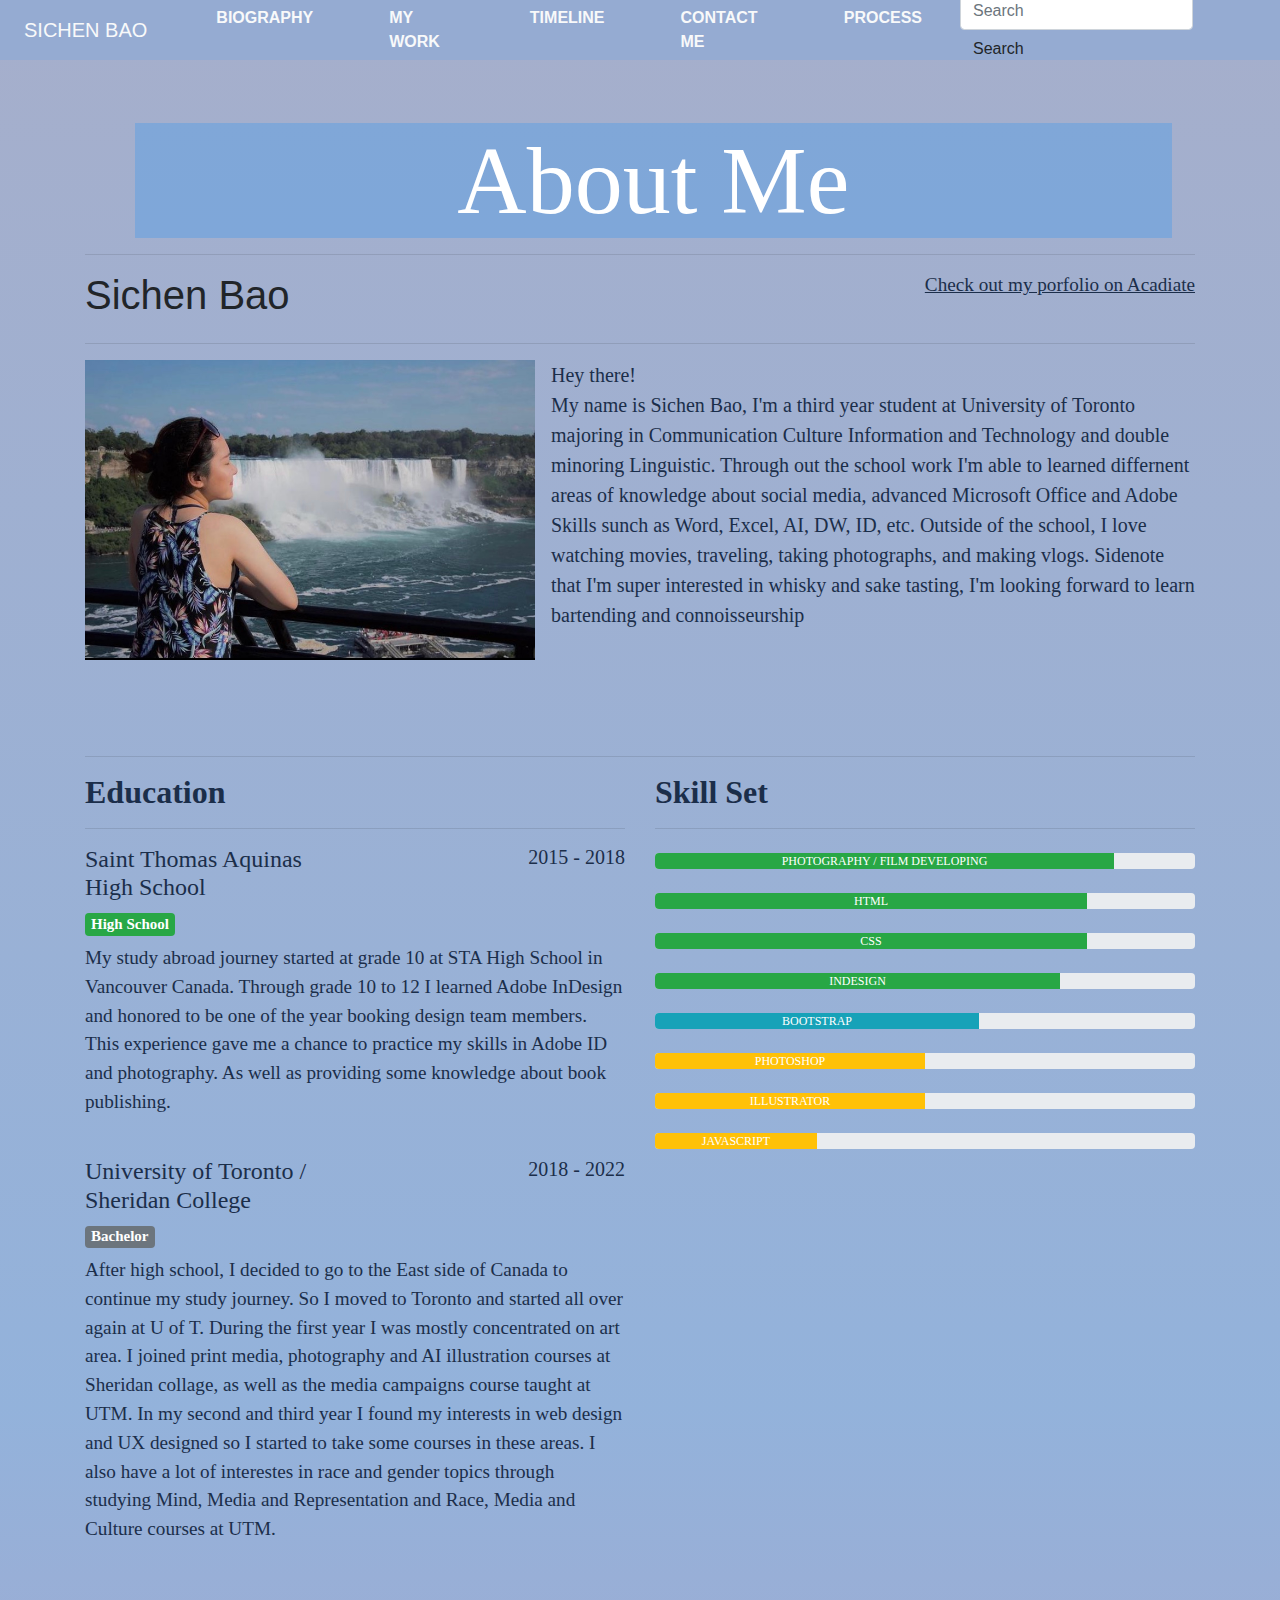
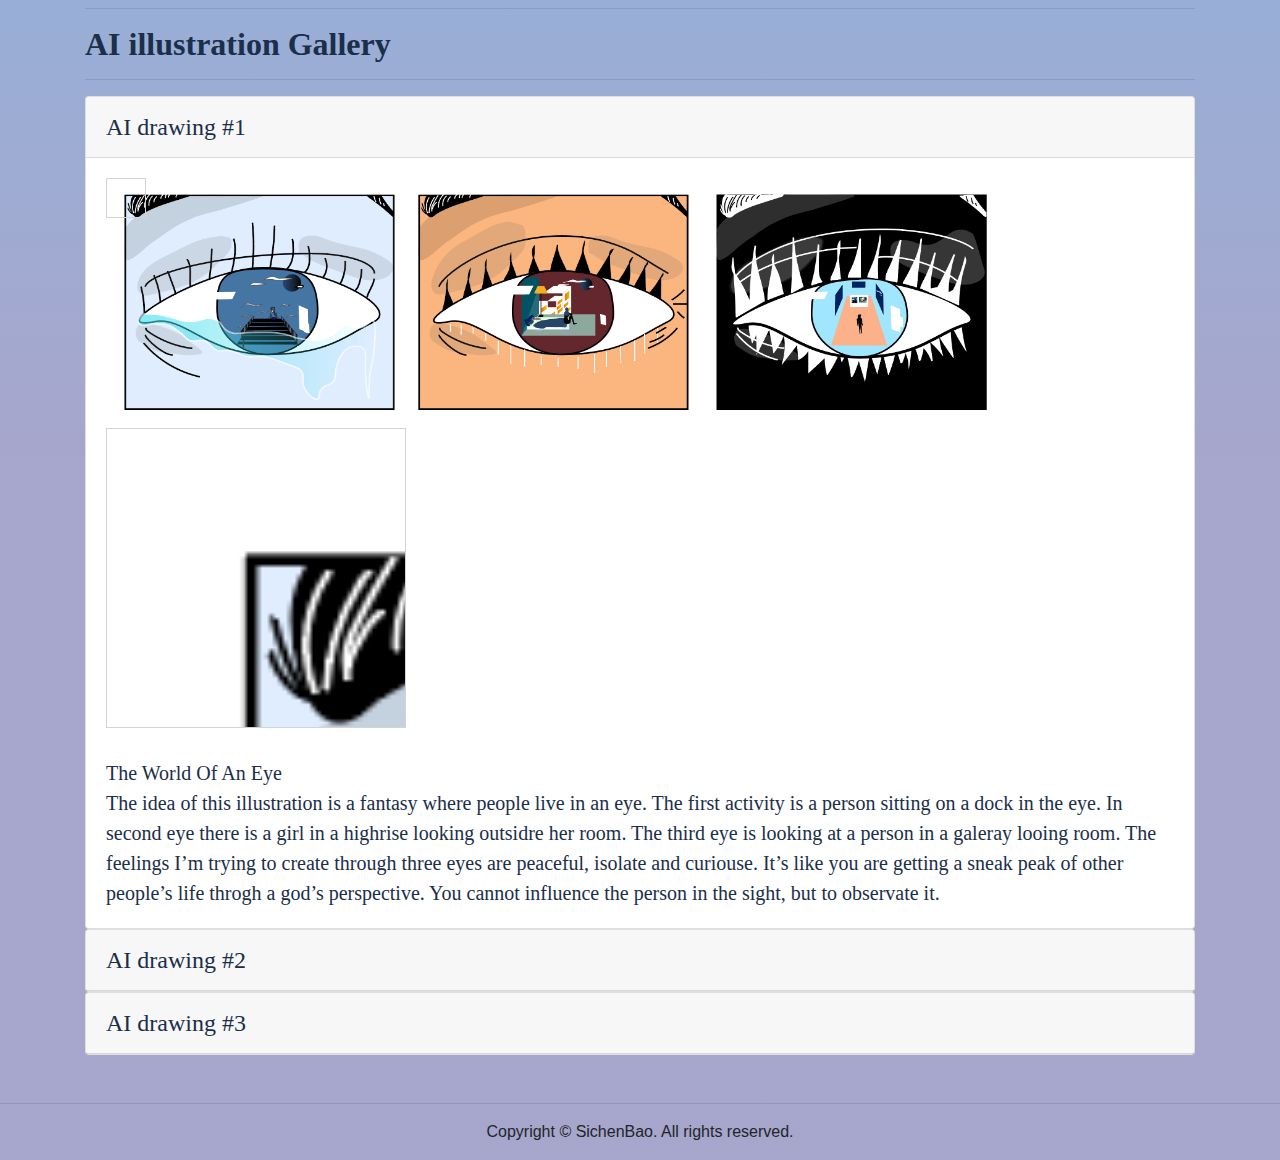
<file: bio.html>
<!DOCTYPE html>
<html lang="en">
  <head>
    <meta charset="UTF-8">
    <meta http-equiv="X-UA-Compatible" content="IE=edge">
    <meta name="viewport" content="width=device-width, initial-scale=1">
    <title>Sichen Bao Portfolio</title>
    <!-- Bootstrap -->
    <link href="./css/bootstrap-4.4.1.css" rel="stylesheet">
	<link href="./css/bio.css" rel="stylesheet">
  </head>
  <body>
	  
	<nav class="navbar navbar-expand-lg">
      <a class="navbar-brand text-light ml-4" href="./index.html">SICHEN BAO</a>
      <div class="container-fluid">
        <ul class="navbar-nav">
          <li class="nav-item active">
            <a class="nav-link text-light font-weight-bolder" href="./bio.html">BIOGRAPHY <span class="sr-only">(current)</span></a>
          </li>
          <li class="nav-item active">
            <a class="nav-link text-light font-weight-bolder" href="./mywork.html">MY WORK <span class="sr-only">(current)</span></a>
          </li>
		  <li class="nav-item active">
            <a class="nav-link text-light font-weight-bolder" href="./timeline.html">TIMELINE <span class="sr-only">(current)</span></a>
          </li>
		  <li class="nav-item active">
            <a class="nav-link text-light font-weight-bolder" href="./contact.html">CONTACT ME <span class="sr-only">(current)</span></a>
          </li>
		  <li class="nav-item active">
            <a class="nav-link text-light font-weight-bolder" href="./process.html">PROCESS <span class="sr-only">(current)</span></a>
		  </li>
        </ul>
        <form class="form-inline my-2 my-lg-0">
          <input class="form-control mr-sm-2" type="search" placeholder="Search" aria-label="Search">
          <button class="btn my-2 my-sm-0" type="submit">Search</button>
        </form>
      </div>
    </nav>
	  
	  
	<section>
		<div class="title">
			<div class="col-10">
              <h2 class="display-1">About Me</h2>
			</div>
		</div>
	</section>   
	 
	  
    <div class="container">
      <hr>
      <div class="row">
        <div class="col-md-6">
          <h1>Sichen Bao</h1>
        </div>
        <div class="col-6">
          <p class="text-right"><a href="https://www.acadiate.com/sichen/cct210_showcase?notrack=y">Check out my porfolio on Acadiate</a></p>
        </div>
      </div>
      <hr>
      <div class="row">
        <div class="col-md-12 col-sm-12 mb-5">
          <div class="media">
            <img class="mr-3" src="images/profile.jpg" width="450px" height="300px" alt="photo of myself">
            <div class="profile-media-body">
				Hey there!
				<br>
				My name is Sichen Bao, I'm a third year student at University of Toronto majoring in Communication Culture Information and Technology and double minoring Linguistic. Through out the school work I'm able to learned differnent areas of knowledge about social media, advanced Microsoft Office and Adobe Skills sunch as Word, Excel, AI, DW, ID, etc. Outside of the school, I love watching movies, traveling, taking photographs, and making vlogs. Sidenote that I'm super interested in whisky and sake tasting, I'm looking forward to learn bartending and connoisseurship
			</div>
          </div>
        </div>
	  </div>
	</div>
      
	<section class="mt-5"> 
		<div class="container">
			<hr>
			<div class="education-container row">
			<div class="col-md-6 col-sm-12">	
			  <h2 class="font-weight-bolder">Education</h2>
			  <hr>
			  <div class="row">
				<div class="col-6">
				  <h4>Saint Thomas Aquinas High School</h4>
				</div>
				<div class="col-6">
				  <h5 class="text-right"><span aria-hidden="true"></span> 2015 - 2018</h5>
				</div>
			  </div>
			  <h5><span class="badge badge-success">High School</span></h5>
			  <p class="education-caption">My study abroad journey started at grade 10 at STA High School in Vancouver Canada. Through grade 10 to 12 I learned Adobe InDesign and honored to be one of the year booking design team members. This experience gave me a chance to practice my skills in Adobe ID and photography. As well as providing some knowledge about book publishing.</p>
			  <br>
			  <div class="row">
				<div class="col-6">
				  <h4>University of Toronto / Sheridan College</h4>
				</div>
				<div class="col-6">
				  <h5 class="text-right"><span aria-hidden="true"></span> 2018 - 2022</h5>
				</div>
			  </div>
			  <h5><span class="badge badge-secondary">Bachelor</span></h5>
			  <p class="education-caption">After high school, I decided to go to the East side of Canada to continue my study journey. So I moved to Toronto and started all over again at U of T. During the first year I was mostly concentrated on art area. I joined print media, photography and AI illustration courses at Sheridan collage, as well as the media campaigns course taught at UTM. In my second and third year I found my interests in web design and UX designed so I started to take some courses in these areas. I also have a lot of interestes in race and gender topics through studying Mind, Media and Representation and Race, Media and Culture courses at UTM.</p>
			</div>
			<div class="col-md-6 col-sm-12">
			  <h2 class="font-weight-bolder">Skill Set</h2>
			  <hr>
			  <div class="progress mt-4">
				<div class="progress-bar bg-success" role="progressbar" aria-valuenow="80" aria-valuemin="0" aria-valuemax="100" style="width: 85%"> PHOTOGRAPHY / FILM DEVELOPING</div>
			  </div>
			  <div class="progress mt-4">
				<div class="progress-bar bg-success" role="progressbar" aria-valuenow="80" aria-valuemin="0" aria-valuemax="100" style="width: 80%"> HTML</div>
			  </div>
			 <div class="progress mt-4">
				<div class="progress-bar bg-success" role="progressbar" aria-valuenow="80" aria-valuemin="0" aria-valuemax="100" style="width: 80%"> CSS</div>
			  </div>
			  <div class="progress mt-4">
				<div class="progress-bar bg-success" role="progressbar" aria-valuenow="60" aria-valuemin="0" aria-valuemax="100" style="width: 75%"> INDESIGN</div>
			  </div>
			  <div class="progress mt-4">
				<div class="progress-bar bg-info" role="progressbar" aria-valuenow="55" aria-valuemin="0" aria-valuemax="100" style="width: 60%"> BOOTSTRAP</div>
			  </div>
			  <div class="progress mt-4">
				<div class="progress-bar bg-warning" role="progressbar" aria-valuenow="50" aria-valuemin="0" aria-valuemax="100" style="width: 50%"> PHOTOSHOP</div>
			  </div>
			  <div class="progress mt-4">
				<div class="progress-bar bg-warning" role="progressbar" aria-valuenow="50" aria-valuemin="0" aria-valuemax="100" style="width: 50%"> ILLUSTRATOR</div>
			  </div>
			  <div class="progress mt-4">
				<div class="progress-bar bg-warning" role="progressbar" aria-valuenow="30" aria-valuemin="0" aria-valuemax="100" style="width: 30%"> JAVASCRIPT</div>
			  </div>
			</div>
		  </div>
		</div>
    </section>	  
	
	
  <section class="mt-5">
	  <div class="container">
		  <hr>
		  <h2 class="education-container font-weight-bolder">AI illustration Gallery</h2>
		  <hr>
		  <div id="accordion">
				<div class="card">
				  <div class="card-header">
					<a class="card-link" data-toggle="collapse" href="#collapseOne">
					  AI drawing #1
					</a>
				  </div>
				  <div id="collapseOne" class="collapse show" data-parent="#accordion">
					<div class="card-body">
						<div class="img-zoom-container">
							<img id="myimage" src="./images/eyes.jpg" alt="eyes" width="900px" height="250px">
							<div id="myresult" class="img-zoom-result"></div>
						</div>
						<br>
						The World Of An Eye
						<br>
						The idea of this illustration is a fantasy where people live in an eye. 
						The first activity is a person sitting on a dock in the eye. In second eye there is a girl in a highrise looking outsidre her room. The third eye is looking at a person in a galeray looing room.
						The feelings I’m trying to create through three eyes are peaceful, isolate and curiouse. It’s like you are getting a sneak peak of other people’s life throgh a god’s perspective. You cannot influence the person in the sight, but to observate it. 
					</div>
				  </div>
				</div>
				<div class="card">
				  <div class="card-header">
					<a class="collapsed card-link" data-toggle="collapse" href="#collapseTwo">
					AI drawing #2
				  </a>
				  </div>
				  <div id="collapseTwo" class="collapse" data-parent="#accordion">
					<div class="card-body">
						<img src="./images/newyear.jpg" alt="newyear" width="660px" height="250px">
						<br>
						Chinese New Year Experience Museum
						<br>
						This museum comes from the idea of showing foreigners what a Chinese New Year looks like. It is one of the biggest festival chinese people celebrate every year.
					</div>
				  </div>
				</div>
				<div class="card">
				  <div class="card-header">
					<a class="collapsed card-link" data-toggle="collapse" href="#collapseThree">
					  AI drawing #3
					</a>
				  </div>
				  <div id="collapseThree" class="collapse" data-parent="#accordion">
					<div class="card-body">
						<img src="./images/cart.jpg" alt="cart" width="640px" height="400px" class="mb-3">
						<br>
						Duty-free shopping cart at airport conceptual graph
						<br>
						This museum comes from the idea of showing foreigners what a Chinese New Year looks like. It is one of the biggest festival chinese people celebrate every year.
					</div>
				  </div>
				</div>
			 </div>
	  </div>
	</section>  
		  
		 
      <hr class="mt-5">
      <footer class="text-center">
        <div class="container">
          <div class="row">
            <div class="col-12">
              <p>Copyright © SichenBao. All rights reserved.</p>
            </div>
          </div>
        </div>
      </footer>


	  
	  
    <!-- jQuery (necessary for Bootstrap's JavaScript plugins) -->
    <script src="./js/jquery-3.4.1.min.js"></script>
    <!-- Include all compiled plugins (below), or include individual files as needed -->
    <script src="./js/popper.min.js"></script>
    <script src="./js/bootstrap-4.4.1.js"></script>
	  
	<!-- Custom JS for visual interactive functions customized for this site -->
	<script src="./js/bio.js"></script> 
	<script>
	// Initiate zoom effect:
	imageZoom("myimage", "myresult");
	</script>
	
  </body>
</html>
</file>
<file: css/bio.css>
/* BIO CSS Document */
body {
  background: linear-gradient(rgba(106, 121, 169, 0.6) 0%, rgba(75, 127, 195, 0.6) 51%, rgba(108, 106, 169, 0.6) 75%);
}
/* nav css*/
.navbar-expand-lg{
	background-color: #95abd2;
}
.navbar-brand{
	color: #fff;
}
.navbar {
	background-color: #95abd2;
	padding: 0px;
	height: 60px;
}
.nav-item{
	display: block;
	color: #fff;
	padding: 10px 30px;
}
.nav-item:hover {
	background-color: #6b82aa;
	color: #fff;
	padding: 10px 30px;
}
.navbar nav button {
	color: #1B2E4A;
}

.title h2{
	color: #fff;
	font-family:Baskerville, "Palatino Linotype", Palatino, "Century Schoolbook L", "Times New Roman", "serif";
	margin-top: 63px;
	margin-left: 120px;
	background-color: rgba(85, 158, 231, 0.45);
    top: 5em;
    width: 100%;
	display: flex;
	justify-content: center;
}

.text-right a{
	font-size: 1.2em;
	font-family: Baskerville, "Palatino Linotype", Palatino, "Century Schoolbook L", "Times New Roman", "serif";
	text-decoration: underline;
	color: #1B2E4A;
}
.text-right a:hover {
	color:  rgba(58, 99, 161, 0.72);
}

.profile-media-body {
	font-family: Baskerville, "Palatino Linotype", Palatino, "Century Schoolbook L", "Times New Roman", "serif";
	color: #1B2E4A;
	font-size: 1.25em;
}

/* Accordion CSS*/
.card-header a{
	font-size: 1.5em;
	font-family: Baskerville, "Palatino Linotype", Palatino, "Century Schoolbook L", "Times New Roman", "serif";
	text-decoration: none;
	color: #1B2E4A;
}
.card-header a:hover {
	color:  rgba(58, 99, 161, 0.72);
}
.card-body {
	font-family: Baskerville, "Palatino Linotype", Palatino, "Century Schoolbook L", "Times New Roman", "serif";
	color: #1B2E4A;
	font-size: 1.25em;
}

.education-container{
	font-family: Baskerville, "Palatino Linotype", Palatino, "Century Schoolbook L", "Times New Roman", "serif";
	color: #1B2E4A;	
}
.education-caption {
	font-family: Baskerville, "Palatino Linotype", Palatino, "Century Schoolbook L", "Times New Roman", "serif";
	font-size: 1.20em;
}
.img-zoom-container {
  position: relative;
}

.img-zoom-lens {
  position: absolute;
  border: 1px solid #d4d4d4;
  /*set the size of the lens:*/
  width: 40px;
  height: 40px;
}

.img-zoom-result {
  border: 1px solid #d4d4d4;
  /*set the size of the result div:*/
  width: 300px;
  height: 300px;
}
</file>
